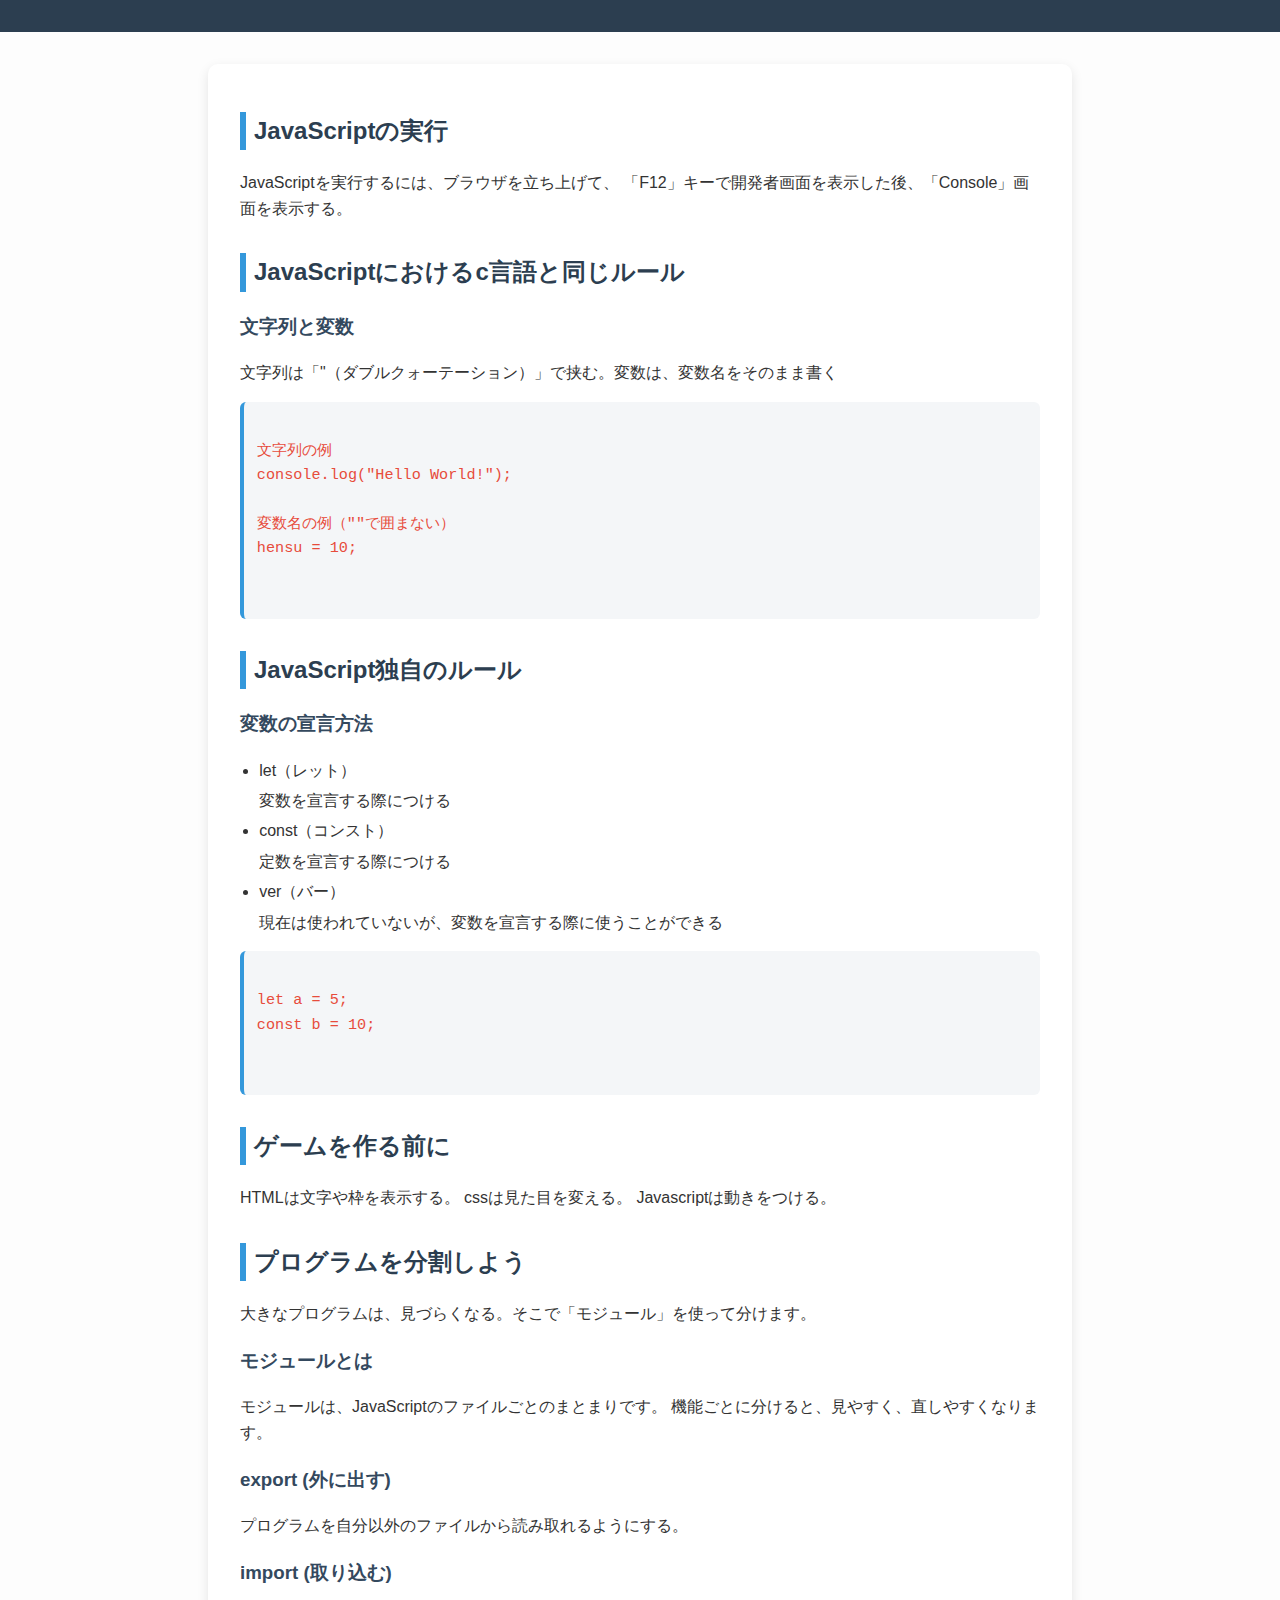
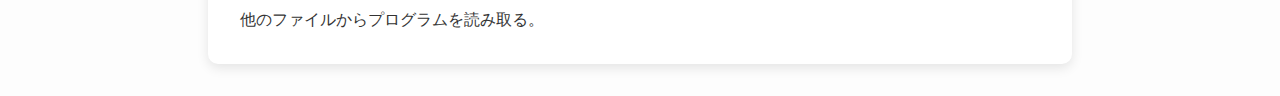
<file: docs/index.html>
<!DOCTYPE html>
<html lnmg = "ja">
    <head>
    <meta charset = "UTF-8">
    <title>JavaScript</title>
    <link rel = "stylesheet" href = "../docs/style.css">
    </head>

    <body>
    <header>

    </header>
    <main>
        <h2>JavaScriptの実行</h2>
        <p>
            JavaScriptを実行するには、ブラウザを立ち上げて、
            「F12」キーで開発者画面を表示した後、「Console」画面を表示する。
        </p>
        <h2>JavaScriptにおけるc言語と同じルール</h2>
            <h3>文字列と変数</h3>
            <p>文字列は「"（ダブルクォーテーション）」で挟む。変数は、変数名をそのまま書く</p>
            <pre>
                <code>
文字列の例
console.log("Hello World!");

変数名の例（""で囲まない）
hensu = 10;
                </code>
            </pre>
            <h2>JavaScript独自のルール</h2>
            <h3>変数の宣言方法</h3>
            <ul>
                <li>let（レット）</li>変数を宣言する際につける
                <li>const（コンスト）</li>定数を宣言する際につける
                <li>ver（バー）</li>現在は使われていないが、変数を宣言する際に使うことができる
            </ul>
            <pre>
                <code>
let a = 5;
const b = 10;
                </code>
            </pre>
            <h2>ゲームを作る前に</h2>
            <p>HTMLは文字や枠を表示する。
                cssは見た目を変える。
                Javascriptは動きをつける。
            </p>
            <h2>プログラムを分割しよう</h2>
            <p>
                大きなプログラムは、見づらくなる。そこで「モジュール」を使って分けます。
            </p>
            <h3>モジュールとは</h3>
            <p>
                モジュールは、JavaScriptのファイルごとのまとまりです。
                機能ごとに分けると、見やすく、直しやすくなります。
            </p>
            <h3>export (外に出す)</h3>
            <p>プログラムを自分以外のファイルから読み取れるようにする。</p>
            <h3>import (取り込む)</h3>
            <p>他のファイルからプログラムを読み取る。</p>

            
    </main>
    </body>
</html>
</file>
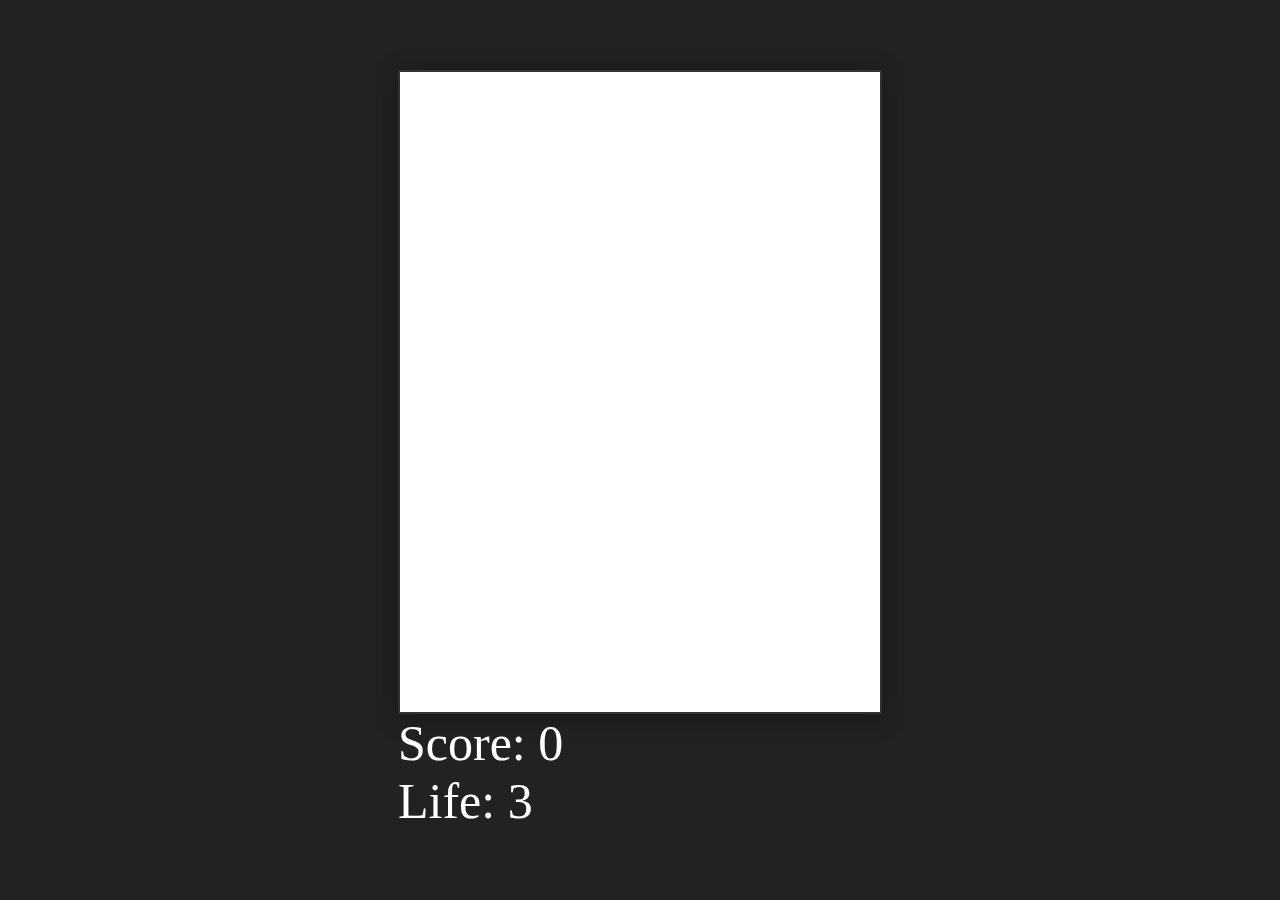
<file: game/index.html>
<!DOCTYPE html>
<html lang="ja">
    <head>
        <meta charset="UTF-8">
        <title>シューティングゲーム</title>
        <link rel="stylesheet" href="style.css">
    </head>
    <body>
        <div>
          <canvas id="gameCanvas" width="480" height="640"></canvas>
          <div id="scoreBoard">Score: 0</div>
          <div id="lifeBoard">Life: 3</div>
        </div>
        <script type="module" src="js/main.js"></script>
    </body>
</html>
</file>
<file: docs/style.css>
/* ページ全体の基本設定 */
body {
  font-family: "Segoe UI", "Hiragino Kaku Gothic ProN", "Meiryo", sans-serif;
  line-height: 1.6;
  margin: 0;
  padding: 0;
  background-color: #fdfdfd;
  color: #333;
}

/* ヘッダー */
header {
  background-color: #2c3e50;
  padding: 1rem;
  text-align: center;
}

header h1 {
  color: white;
  margin: 0;
}

/* メインコンテンツ */
main {
  max-width: 800px;
  margin: 2rem auto;
  padding: 1rem 2rem;
  background: #fff;
  border-radius: 10px;
  box-shadow: 0 4px 12px rgba(0,0,0,0.1);
}

/* 見出し */
h2 {
  color: #2c3e50;
  border-left: 6px solid #3498db;
  padding-left: 0.5rem;
  margin-top: 2rem;
}

h3 {
  color: #34495e;
  margin-top: 1.2rem;
}

/* 段落 */
p {
  margin: 0.5rem 0 1rem;
}

/* リスト */
ul {
  padding-left: 1.2rem;
  margin: 0.5rem 0 1rem;
}

li {
  margin: 0.3rem 0;
}

/* コードブロック */
pre {
  background: #f4f6f8;
  border-left: 4px solid #3498db;
  padding: 0.8rem;
  overflow-x: auto;
  border-radius: 6px;
  margin: 1rem 0;
}

code {
  font-family: "Consolas", "Courier New", monospace;
  color: #e74c3c;
  font-size: 0.95em;
}
</file>
<file: game/style.css>
/* ゲーム用canvasを中央に表示し、背景色を設定 */
body {
  background: #222;
  display: flex;
  justify-content: center;
  align-items: center;
  height: 100vh;
  margin: 0;
}

#gameCanvas {
  background: #ffffff;
  border: 2px solid #333;
  box-shadow: 0 4px 24px rgba(0,0,0,0.3);
  display: block;
}

#lifeBoard, #scoreBoard {
  color: white;
  font-size: 50px;
}
</file>
